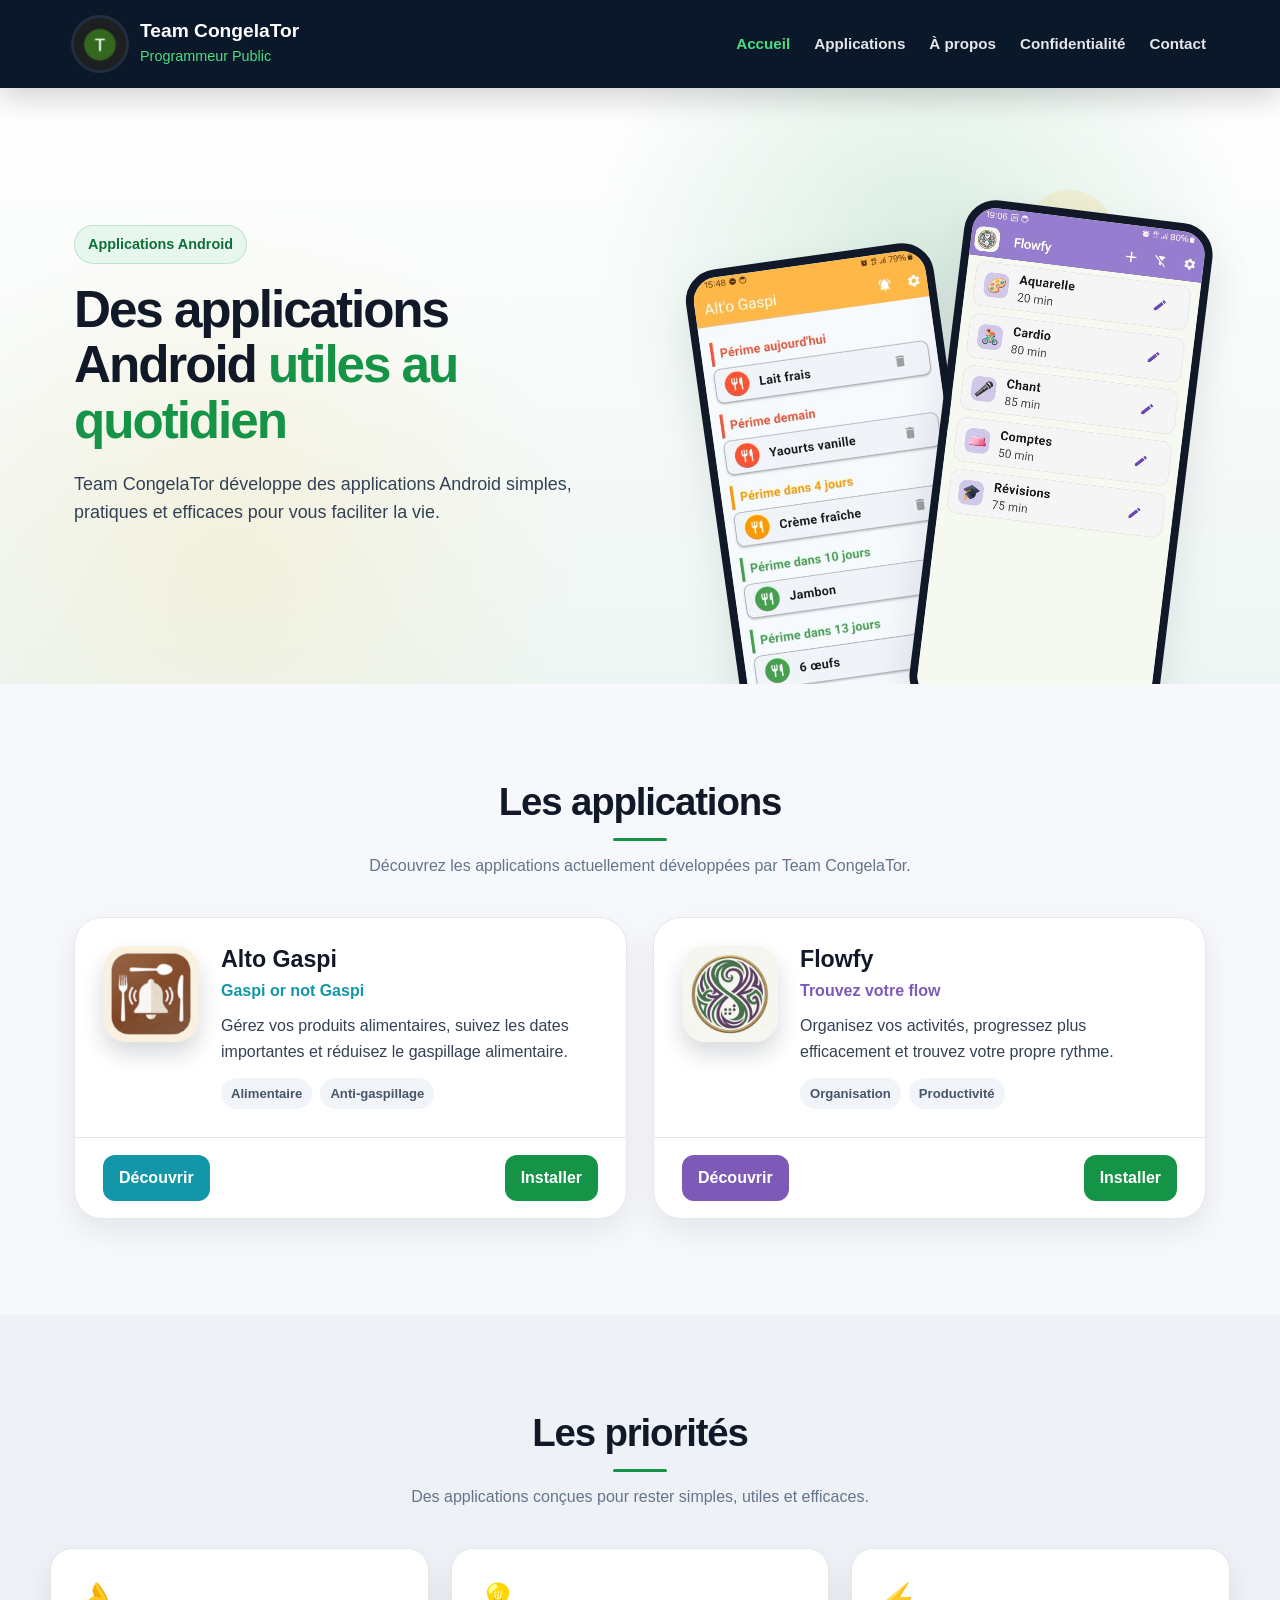
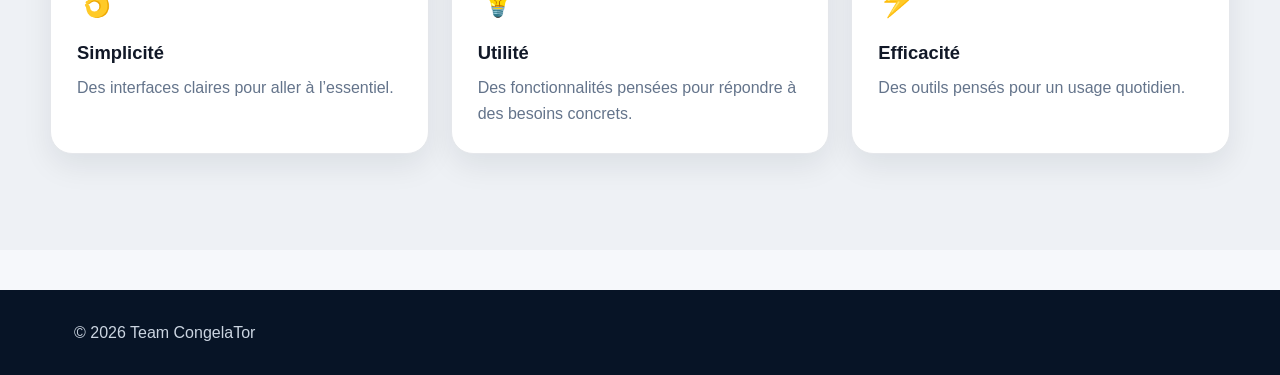
<file: index.html>
<!DOCTYPE html>
<html lang="fr">

<head>
    <meta charset="UTF-8">
    <meta name="viewport" content="width=device-width, initial-scale=1.0">
    <title>Team CongelaTor</title>
    <meta name="description" content="Team CongelaTor développe des applications Android utiles au quotidien.">
    <link rel="stylesheet" href="css/style.css">
</head>

<body>

    <header class="site-header">
        <div class="header-inner">
            <a href="index.html" class="brand">
                <img src="img/team_congelator/team_congelator_132x132.png" alt="Team CongelaTor" class="brand-logo">
                <div>
                    <div class="brand-title">Team CongelaTor</div>
                    <div class="brand-subtitle">Programmeur Public</div>
                </div>
            </a>
            <button class="mobile-menu-button" id="menuButton" aria-label="Ouvrir le menu">☰</button>
            <nav class="main-nav" id="mainNav">
                <a href="index.html" class="active">Accueil</a>
                <a href="applications.html">Applications</a>
                <a href="about.html">À propos</a>
                <a href="privacy.html">Confidentialité</a>
                <a href="contact.html">Contact</a>
            </nav>
        </div>
    </header>


    <section class="hero">
        <div class="hero-inner">
            <div class="hero-content">
                <div class="hero-kicker">Applications Android</div>
                <h1 class="hero-title">Des applications Android <span>utiles au quotidien</span></h1>
                <p class="hero-text">Team CongelaTor développe des applications Android simples, pratiques et
                    efficaces pour vous faciliter la vie.</p>
            </div>
            <div class="hero-visual">
                <div class="phone-group">
                    <div class="visual-bubble one"></div>
                    <div class="visual-bubble two"></div>
                    <img src="img/alto_gaspi/alto_gapsi_01.jpg" alt="Capture Alto Gaspi" class="phone-shot left">
                    <img src="img/flowfy/Flowfy_01.jpg" alt="Capture Flowfy" class="phone-shot right">
                </div>
            </div>
        </div>
    </section>

    <section id="applications" class="section applications-section">
        <div class="section-header">
            <h2 class="section-title">Les applications</h2>
            <p class="section-text">Découvrez les applications actuellement développées par Team CongelaTor.</p>
        </div>
        <div class="app-grid">
            <article class="app-card app-alto">
                <div class="app-card-body">
                    <img src="img/alto_gaspi/alto_gaspi_512x512.png" alt="Alto Gaspi" class="app-icon">
                    <div>
                        <h3 class="app-title">Alto Gaspi</h3>
                        <div class="app-slogan">Gaspi or not Gaspi</div>
                        <p class="app-description">Gérez vos produits alimentaires, suivez les dates importantes et
                            réduisez le gaspillage alimentaire.</p>
                        <div class="app-tags">
                            <span class="app-tag">Alimentaire</span>
                            <span class="app-tag">Anti-gaspillage</span>
                        </div>
                    </div>
                </div>
                <div class="app-card-footer">
                    <a href="alto-gaspi.html" class="app-button app-button-alto">Découvrir</a>
                    <a href="https://play.google.com/store/apps/details?id=com.teamcongelator.alto_gaspi"
                        class="app-button app-button-playstore">Installer</a>
                </div>
            </article>

            <article class="app-card app-flowfy">
                <div class="app-card-body">
                    <img src="img/flowfy/Flowfy_512x512.png" alt="Flowfy" class="app-icon">
                    <div>
                        <h3 class="app-title">Flowfy</h3>
                        <div class="app-slogan">Trouvez votre flow</div>
                        <p class="app-description">Organisez vos activités, progressez plus efficacement et
                            trouvez votre propre rythme.</p>
                        <div class="app-tags">
                            <span class="app-tag">Organisation</span>
                            <span class="app-tag">Productivité</span>
                        </div>
                    </div>
                </div>
                <div class="app-card-footer">
                    <a href="flowfy.html" class="app-button app-button-flowfy">Découvrir</a>
                    <a href="https://play.google.com/store/apps/details?id=com.teamcongelator.flowfy"
                        class="app-button app-button-playstore">Installer</a>
                </div>
            </article>
        </div>
    </section>

 
    <section class="section priorities-section">
        <div class="section-header">
            <h2 class="section-title">Les priorités</h2>
            <p class="section-text">Des applications conçues pour rester simples, utiles et efficaces.</p>
        </div>
        <div class="trust-grid">
            <div class="trust-item">
                <div class="trust-icon">👌</div>
                <h3>Simplicité</h3>
                <p>Des interfaces claires pour aller à l’essentiel.</p>
            </div>
            <div class="trust-item">
                <div class="trust-icon">💡</div>
                <h3>Utilité</h3>
                <p>Des fonctionnalités pensées pour répondre à des besoins concrets.</p>
            </div>
            <div class="trust-item">
                <div class="trust-icon">⚡</div>
                <h3>Efficacité</h3>
                <p>Des outils pensés pour un usage quotidien.</p>
            </div>
        </div>
    </section>


    <footer class="site-footer">
        <div class="footer-inner">
            <div>© 2026 Team CongelaTor</div>
        </div>
    </footer>
    <script src="js/apps.js"></script>
    <script src="js/main.js"></script>

</body>

</html>
</file>
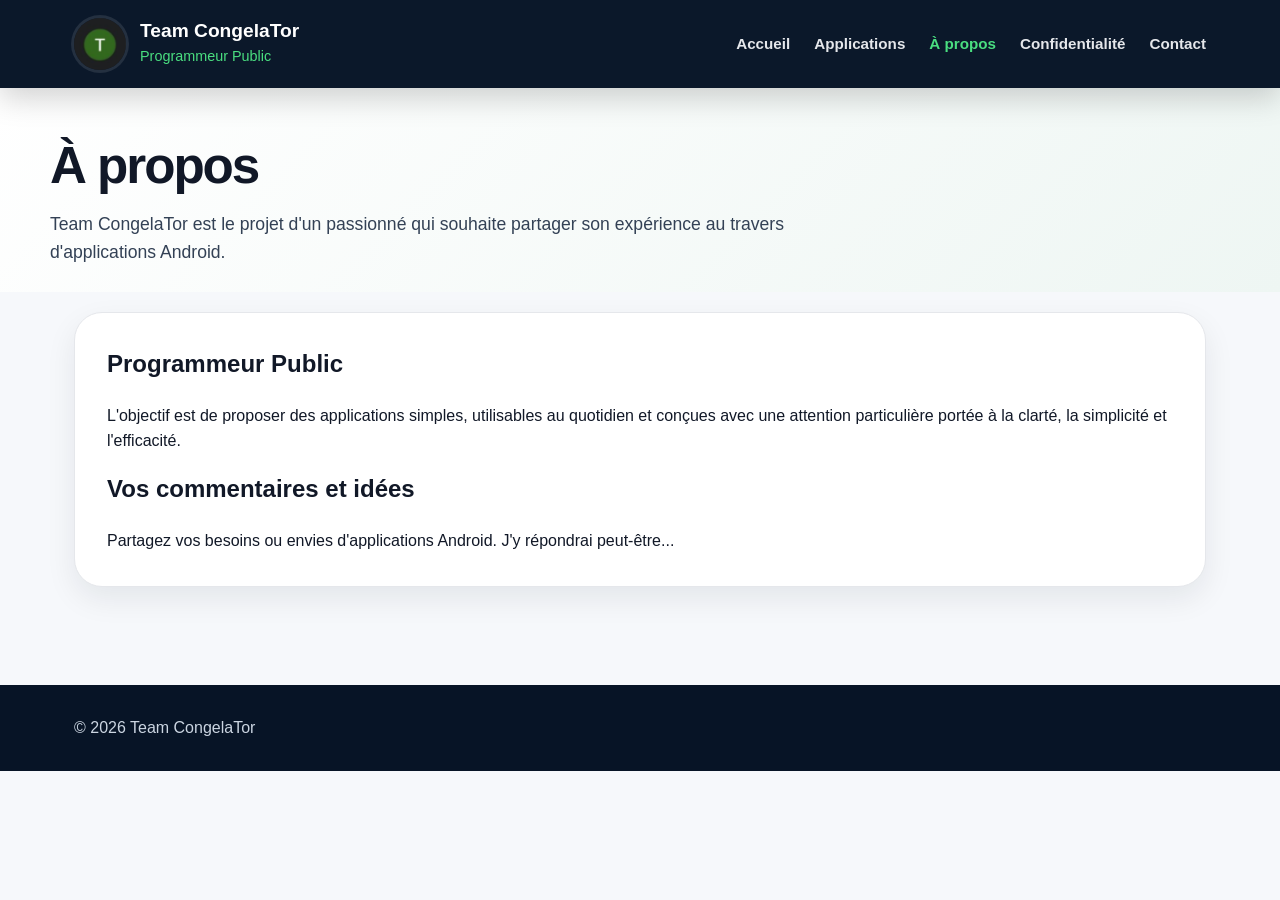
<file: about.html>
<!DOCTYPE html>
<html lang="fr">

<head>
  <meta charset="UTF-8">
  <meta name="viewport" content="width=device-width, initial-scale=1.0">
  <title>À propos - Team CongelaTor</title>
  <meta name="description" content="À propos de Team CongelaTor.">
  <link rel="stylesheet" href="css/style.css">
</head>

<body>

  <header class="site-header">
    <div class="header-inner">
      <a href="index.html" class="brand">
        <img src="img/team_congelator/team_congelator_132x132.png" alt="Team CongelaTor" class="brand-logo">
        <div>
          <div class="brand-title">Team CongelaTor</div>
          <div class="brand-subtitle">Programmeur Public</div>
        </div>
      </a>
      <button class="mobile-menu-button" id="menuButton" aria-label="Ouvrir le menu">☰</button>
      <nav class="main-nav" id="mainNav">
        <a href="index.html">Accueil</a>
        <a href="applications.html">Applications</a>
        <a href="about.html" class="active">À propos</a>
        <a href="privacy.html">Confidentialité</a>
        <a href="contact.html">Contact</a>
      </nav>
    </div>
  </header>

  <section class="page-hero">
    <div class="page-hero-inner">
      <h1>À propos</h1>
      <p>Team CongelaTor est le projet d'un passionné
        qui souhaite partager son expérience au travers
        d'applications Android.</p>
    </div>
  </section>

  <section class="section">
    <div class="content-card">
      <h2>Programmeur Public</h2>
      <p>L'objectif est de proposer des applications simples, utilisables au quotidien et conçues avec une attention
        particulière portée à la clarté, la simplicité et l'efficacité.</p>
      <h2>Vos commentaires et idées</h2>
      <p>Partagez vos besoins ou envies d'applications Android. J'y répondrai peut-être...</p>
    </div>
  </section>

  <footer class="site-footer">
    <div class="footer-inner">
      <div>© 2026 Team CongelaTor</div>
    </div>
  </footer>
  <script src="js/apps.js"></script>
  <script src="js/main.js"></script>

</body>

</html>
</file>
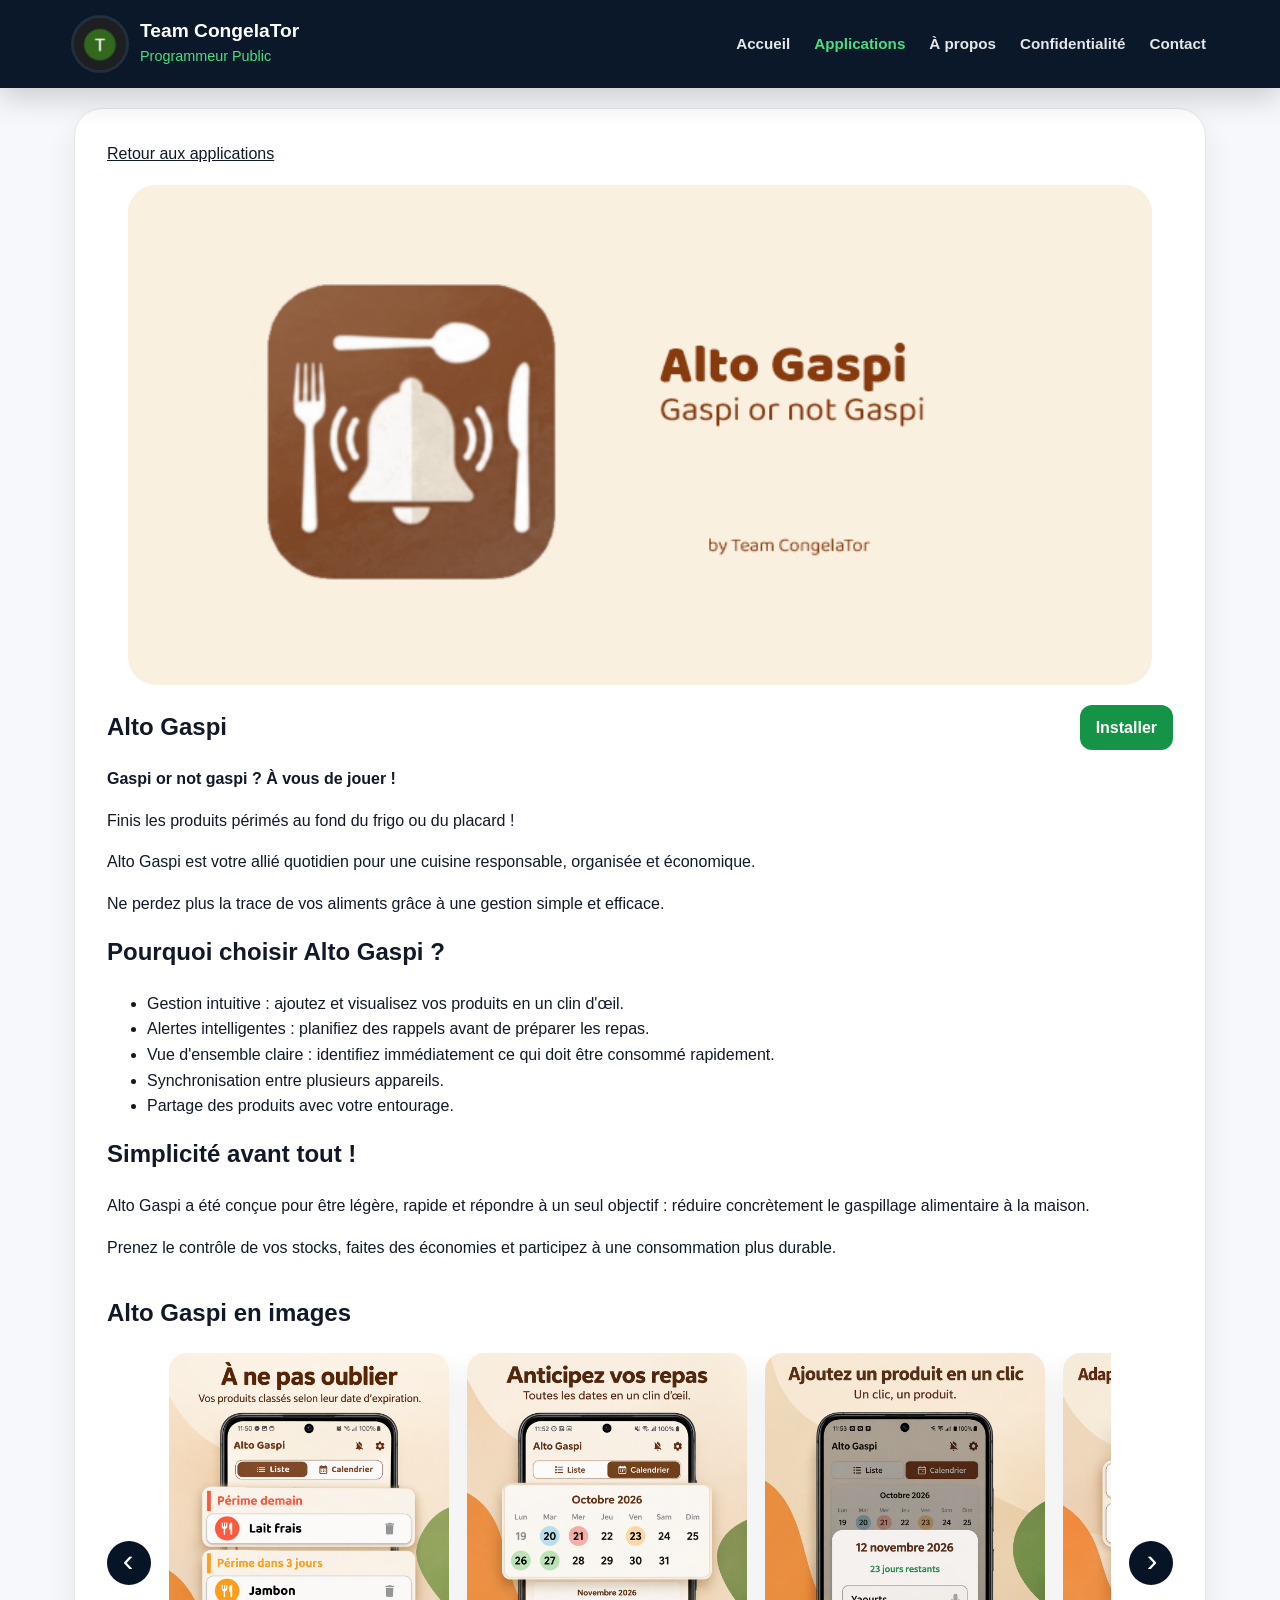
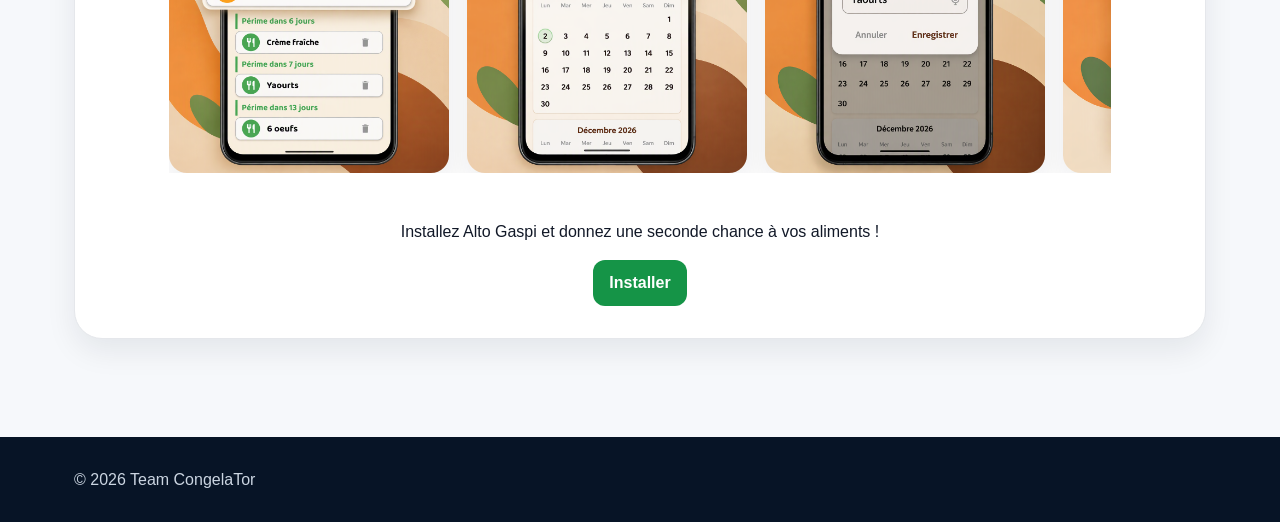
<file: alto-gaspi.html>
<!DOCTYPE html>
<html lang="fr">

<head>
  <meta charset="UTF-8">
  <meta name="viewport" content="width=device-width, initial-scale=1.0">
  <title>Alto Gaspi - Team CongelaTor</title>
  <meta name="description"
    content="Alto Gaspi vous aide à gérer vos produits alimentaires, suivre les dates importantes et réduire le gaspillage alimentaire.">
  <link rel="stylesheet" href="css/style.css">
</head>

<body>
  <header class="site-header">
    <div class="header-inner">
      <a href="index.html" class="brand">
        <img src="img/team_congelator/team_congelator_132x132.png" alt="Team CongelaTor" class="brand-logo">
        <div>
          <div class="brand-title">Team CongelaTor</div>
          <div class="brand-subtitle">Programmeur Public</div>
        </div>
      </a>
      <button class="mobile-menu-button" id="menuButton" aria-label="Ouvrir le menu">☰</button>
      <nav class="main-nav" id="mainNav">
        <a href="index.html">Accueil</a>
        <a href="applications.html" class="active">Applications</a>
        <a href="about.html">À propos</a>
        <a href="privacy.html">Confidentialité</a>
        <a href="contact.html">Contact</a>
      </nav>
    </div>
  </header>

  <section class="section">
    <div class="content-card">
      <a href="applications.html" class="back-applications">Retour aux applications</a>
      
      <img class="app-banner" src="img/alto_gaspi/alto_gaspi_presentation_1024x500.png" alt="Présentation Alto Gaspi">      <div class="app-detail-title">
        <h1>Alto Gaspi</h1>
        <a href="https://play.google.com/store/apps/details?id=com.teamcongelator.alto_gaspi"
          class="app-button app-button-playstore">Installer</a>
      </div>
      <p><strong>Gaspi or not gaspi ? À vous de jouer !</strong></p>

      <p>Finis les produits périmés au fond du frigo ou du placard !</p>

      <p>Alto Gaspi est votre allié quotidien pour une cuisine responsable, organisée et économique.</p>

      <p>Ne perdez plus la trace de vos aliments grâce à une gestion simple et efficace.</p>

      <h2>Pourquoi choisir Alto Gaspi ?</h2>
      <ul>
        <li>Gestion intuitive : ajoutez et visualisez vos produits en un clin d'œil.</li>
        <li>Alertes intelligentes : planifiez des rappels avant de préparer les repas.</li>
        <li>Vue d'ensemble claire : identifiez immédiatement ce qui doit être consommé rapidement.</li>
        <li>Synchronisation entre plusieurs appareils.</li>
        <li>Partage des produits avec votre entourage.</li>
      </ul>

      <h2>Simplicité avant tout !</h2>
      <p>Alto Gaspi a été conçue pour être légère, rapide et répondre à un seul objectif : réduire concrètement le
        gaspillage alimentaire à la maison.</p>

         <p>Prenez le contrôle de vos stocks, faites des économies et participez à une consommation plus durable.</p>
      <div class="screenshots-section">
        <h2>Alto Gaspi en images</h2>
        <div class="screenshots-carousel">
          <button class="carousel-button carousel-previous" type="button" aria-label="Capture précédente">‹</button>
          <div class="screenshots-track" id="screenshotsTrack"></div>
          <button class="carousel-button carousel-next" type="button" aria-label="Capture suivante">›</button>
        </div>
        <div class="carousel-dots" id="carouselDots"></div>
        <div class="screenshots-download">
          <p>Installez Alto Gaspi et donnez une seconde chance à vos aliments !</p>
          <a href="https://play.google.com/store/apps/details?id=com.teamcongelator.alto_gaspi" class="app-button app-button-playstore">Installer</a>
        </div>
      </div>    </div>
  </section>

  <footer class="site-footer">
    <div class="footer-inner">
      <div>© 2026 Team CongelaTor</div>
    </div>
  </footer>

  <script src="js/apps.js"></script>
  <script src="js/main.js"></script>
  <script src="js/carrousel.js"></script>
  <script>initCarrousel("img/alto_gaspi/screenshots", "Alto Gaspi");</script>
</body>

</html>
</file>
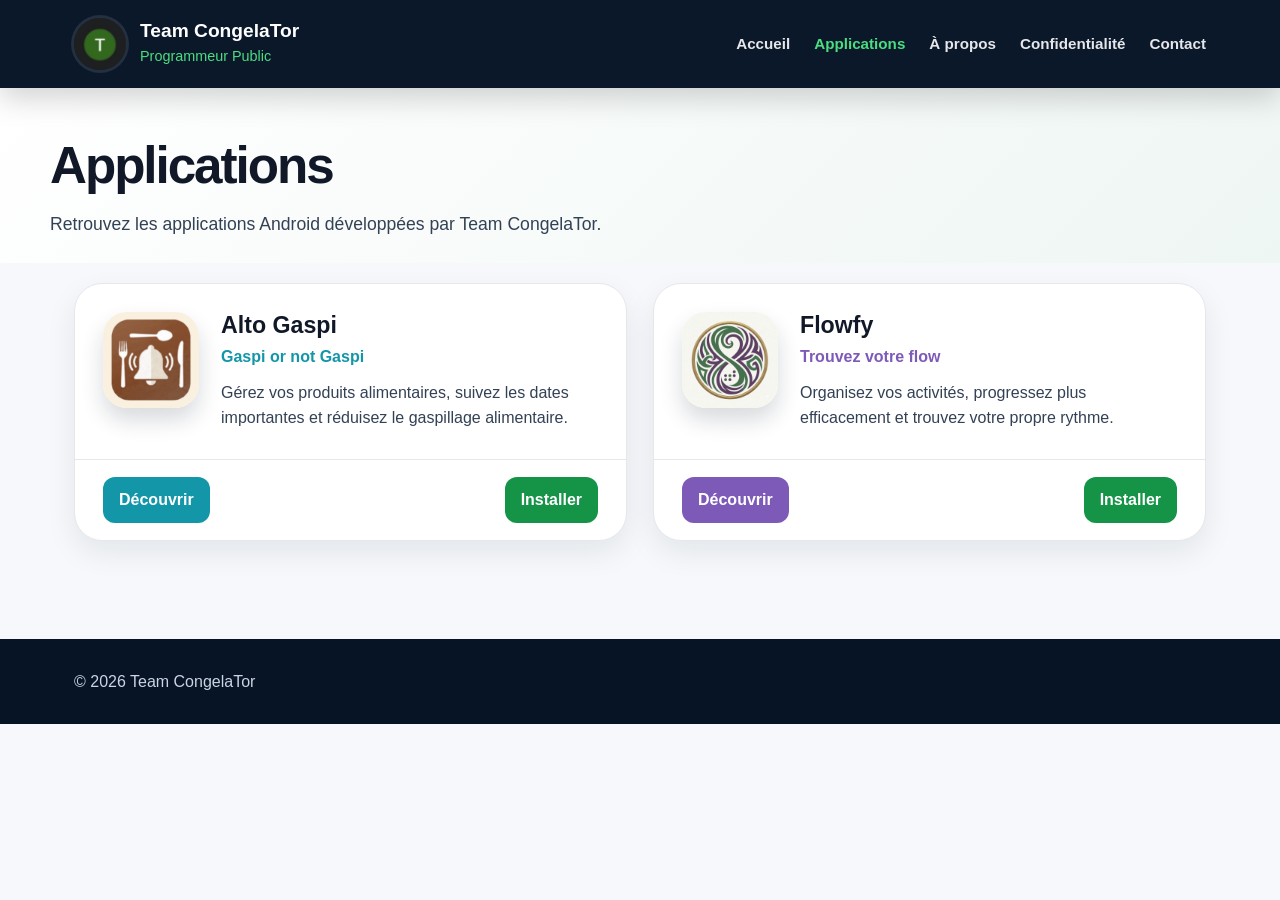
<file: applications.html>
<!DOCTYPE html>
<html lang="fr">

<head>
  <meta charset="UTF-8">
  <meta name="viewport" content="width=device-width, initial-scale=1.0">
  <title>Applications - Team CongelaTor</title>
  <meta name="description" content="Applications Android de Team CongelaTor.">
  <link rel="stylesheet" href="css/style.css">
</head>

<body>

  <header class="site-header">
    <div class="header-inner">
      <a href="index.html" class="brand">
        <img src="img/team_congelator/team_congelator_132x132.png" alt="Team CongelaTor" class="brand-logo">
        <div>
          <div class="brand-title">Team CongelaTor</div>
          <div class="brand-subtitle">Programmeur Public</div>
        </div>
      </a>
      <button class="mobile-menu-button" id="menuButton" aria-label="Ouvrir le menu">☰</button>
      <nav class="main-nav" id="mainNav">
        <a href="index.html">Accueil</a>
        <a href="applications.html" class="active">Applications</a>
        <a href="about.html">À propos</a>
        <a href="privacy.html">Confidentialité</a>
        <a href="contact.html">Contact</a>
      </nav>
    </div>
  </header>


  <section class="page-hero">
    <div class="page-hero-inner">
      <h1>Applications</h1>
      <p>Retrouvez les applications Android développées par Team CongelaTor.</p>
    </div>
  </section>
  <section class="section">
    <div class="app-grid">
      <article class="app-card app-alto">
        <div class="app-card-body">
          <img src="img/alto_gaspi/alto_gaspi_512x512.png" alt="Alto Gaspi" class="app-icon">
          <div>
            <h3 class="app-title">Alto Gaspi</h3>
            <div class="app-slogan">Gaspi or not Gaspi</div>
            <p class="app-description">Gérez vos produits alimentaires, suivez les dates importantes et réduisez le
              gaspillage alimentaire.</p>
          </div>
        </div>
        <div class="app-card-footer">
          <a href="alto-gaspi.html" class="app-button app-button-alto">Découvrir</a>
          <a href="https://play.google.com/store/apps/details?id=com.teamcongelator.alto_gaspi"
            class="app-button app-button-playstore">Installer</a>


        </div>
      </article>
      <article class="app-card app-flowfy">
        <div class="app-card-body">
          <img src="img/flowfy/Flowfy_512x512.png" alt="Flowfy" class="app-icon">
          <div>
            <h3 class="app-title">Flowfy</h3>
            <div class="app-slogan">Trouvez votre flow</div>
            <p class="app-description">Organisez vos activités, progressez plus efficacement et trouvez votre
              propre rythme.</p>
          </div>
        </div>
        <div class="app-card-footer">
          <a href="flowfy.html" class="app-button app-button-flowfy">Découvrir</a>
          <a href="https://play.google.com/store/apps/details?id=com.teamcongelator.flowfy"
            class="app-button app-button-playstore">Installer</a>
        </div>
      </article>
    </div>
  </section>


  <footer class="site-footer">
    <div class="footer-inner">
      <div>© 2026 Team CongelaTor</div>
    </div>
  </footer>
  <script src="js/apps.js"></script>
  <script src="js/main.js"></script>

</body>

</html>
</file>
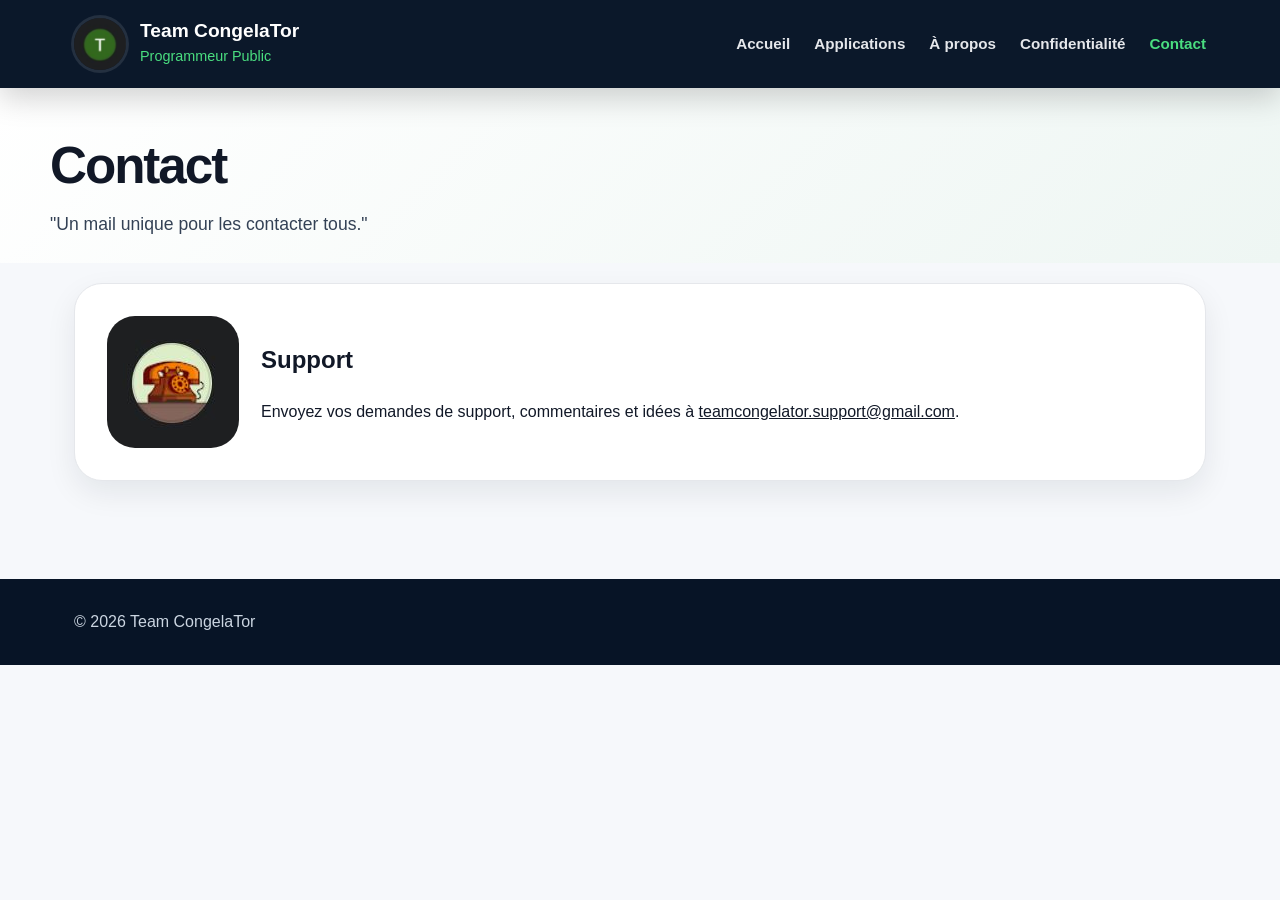
<file: contact.html>
<!DOCTYPE html>
<html lang="fr">

<head>
  <meta charset="UTF-8">
  <meta name="viewport" content="width=device-width, initial-scale=1.0">
  <title>Contact - Team CongelaTor</title>
  <meta name="description" content="Contact et support des applications Team CongelaTor.">
  <link rel="stylesheet" href="css/style.css">
</head>

<body>
  <header class="site-header">
    <div class="header-inner">
      <a href="index.html" class="brand">
        <img src="img/team_congelator/team_congelator_132x132.png" alt="Team CongelaTor" class="brand-logo">
        <div>
          <div class="brand-title">Team CongelaTor</div>
          <div class="brand-subtitle">Programmeur Public</div>
        </div>
      </a>
      <button class="mobile-menu-button" id="menuButton" aria-label="Ouvrir le menu">☰</button>
      <nav class="main-nav" id="mainNav">
        <a href="index.html">Accueil</a>
        <a href="applications.html">Applications</a>
        <a href="about.html">À propos</a>
        <a href="privacy.html">Confidentialité</a>
        <a href="contact.html" class="active">Contact</a>
      </nav>
    </div>
  </header>

  <section class="page-hero">
    <div class="page-hero-inner">
      <h1>Contact</h1>
      <p>"Un mail unique pour les contacter tous."</p>
    </div>
  </section>

  <section class="section">
    <div class="content-card">
      <div style="display: flex; align-items: center; gap: 22px; flex-wrap: wrap;">
        <img src="img/team_congelator/support_132_132.png" alt="Support Team CongelaTor"
          style="width: 132px; height: 132px; border-radius: 28px; object-fit: cover;">
        <div>
          <h2>Support</h2>
          <p>Envoyez vos demandes de support, commentaires et idées à <a
              href="mailto:teamcongelator.support@gmail.com">teamcongelator.support@gmail.com</a>.</p>
        </div>
      </div>
    </div>
  </section>

  <footer class="site-footer">
    <div class="footer-inner">
      <div>© 2026 Team CongelaTor</div>
    </div>
  </footer>

  <script src="js/apps.js"></script>
  <script src="js/main.js"></script>
</body>

</html>
</file>
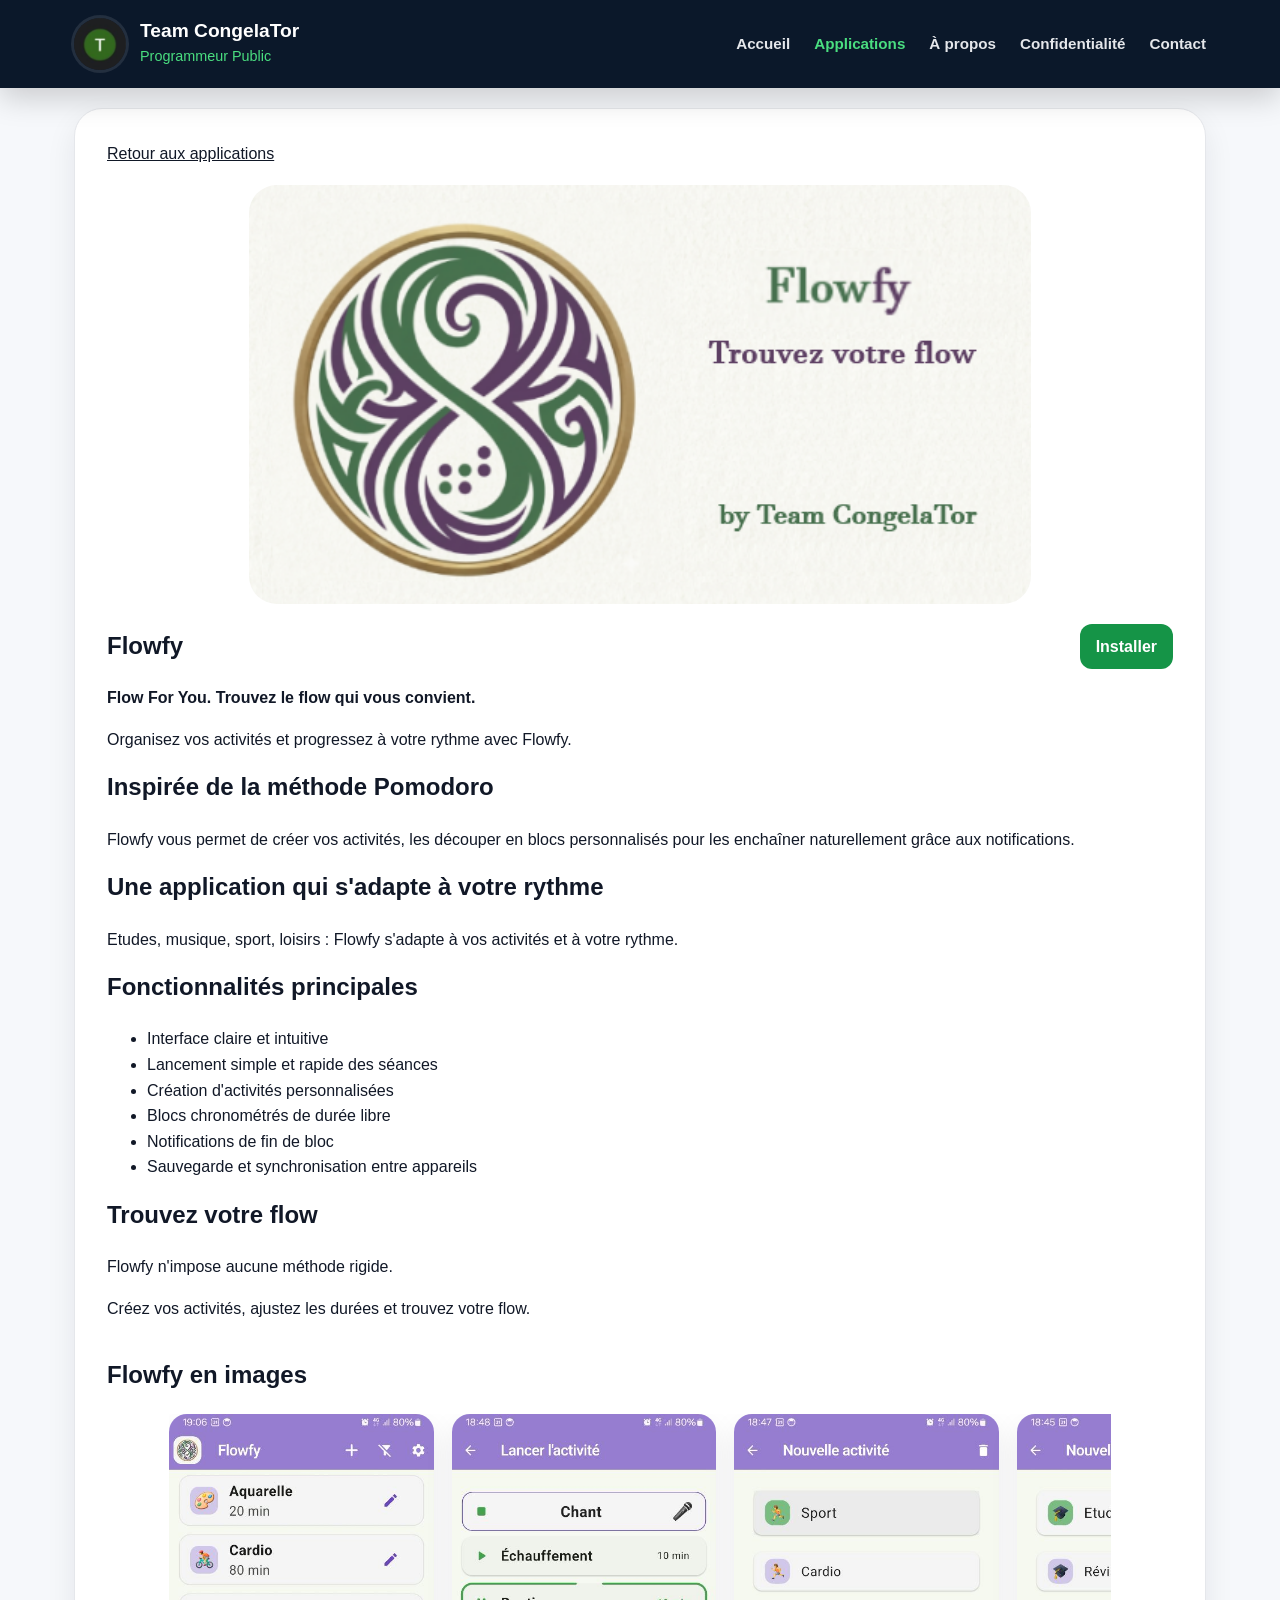
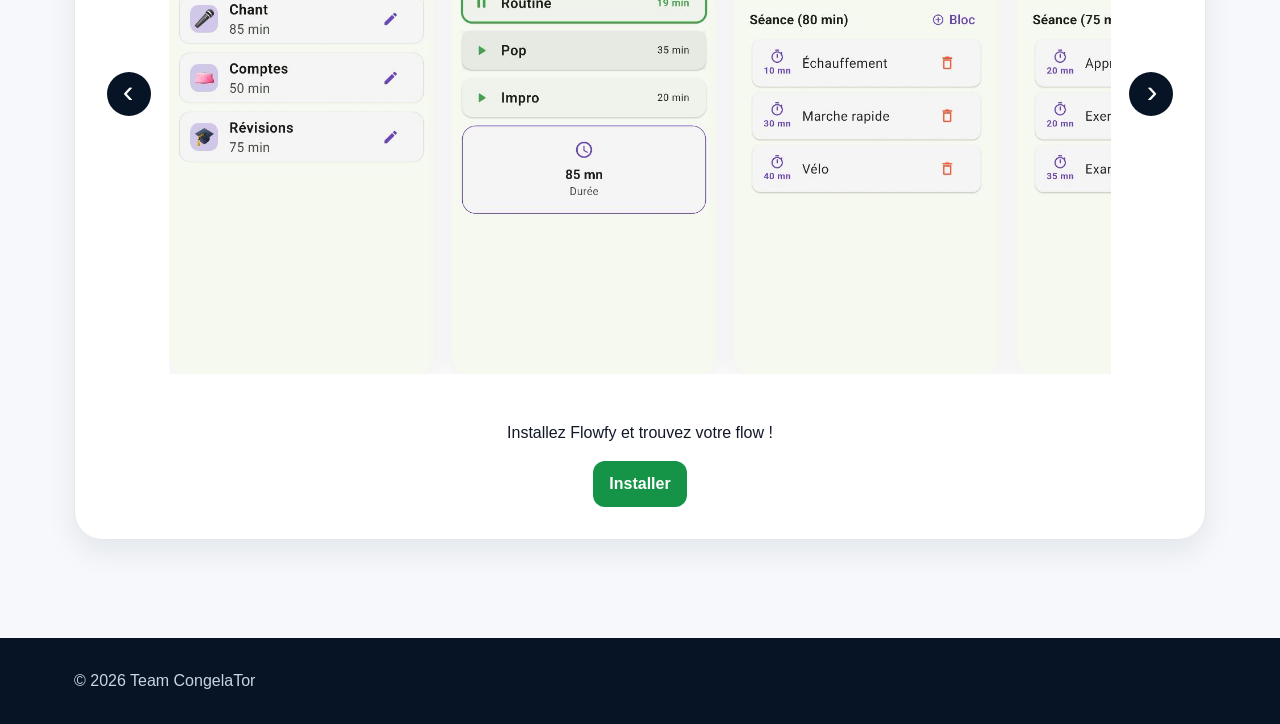
<file: flowfy.html>
<!DOCTYPE html>
<html lang="fr">

<head>
  <meta charset="UTF-8">
  <meta name="viewport" content="width=device-width, initial-scale=1.0">
  <title>Flowfy - Team CongelaTor</title>
  <meta name="description" content="Flowfy : Flow For You. Trouvez le flow qui vous convient.">
  <link rel="stylesheet" href="css/style.css">
</head>

<body>
  <header class="site-header">
    <div class="header-inner">
      <a href="index.html" class="brand">
        <img src="img/team_congelator/team_congelator_132x132.png" alt="Team CongelaTor" class="brand-logo">
        <div>
          <div class="brand-title">Team CongelaTor</div>
          <div class="brand-subtitle">Programmeur Public</div>
        </div>
      </a>
      <button class="mobile-menu-button" id="menuButton" aria-label="Ouvrir le menu">☰</button>
      <nav class="main-nav" id="mainNav">
        <a href="index.html">Accueil</a>
        <a href="applications.html" class="active">Applications</a>
        <a href="about.html">À propos</a>
        <a href="privacy.html">Confidentialité</a>
        <a href="contact.html">Contact</a>
      </nav>
    </div>
  </header>

  <section class="section">
    <div class="content-card">
      <a href="applications.html" class="back-applications">Retour aux applications</a>
      <img class="app-banner" src="img/flowfy/Flowfy_presentation_1024x500.png" alt="Présentation Flowfy">      <div class="app-detail-title">
        <h1>Flowfy</h1>
        <a href="https://play.google.com/store/apps/details?id=com.teamcongelator.flowfy"
          class="app-button app-button-playstore">Installer</a>
      </div>
      <p><strong>Flow For You. Trouvez le flow qui vous convient.</strong></p>

      <p>Organisez vos activités et progressez à votre rythme avec Flowfy.</p>

      <h2>Inspirée de la méthode Pomodoro</h2>
      <p>Flowfy vous permet de créer vos activités, les
        découper en blocs personnalisés pour les enchaîner naturellement grâce aux notifications.</p>

      <h2>Une application qui s'adapte à votre rythme</h2>
      <p>Etudes, musique, sport, loisirs : Flowfy s'adapte à vos activités et à votre rythme.</p>

      <h2>Fonctionnalités principales</h2>
      <ul>
        <li>Interface claire et intuitive</li>
        <li>Lancement simple et rapide des séances</li>
        <li>Création d'activités personnalisées</li>
        <li>Blocs chronométrés de durée libre</li>
        <li>Notifications de fin de bloc</li>
        <li>Sauvegarde et synchronisation entre appareils</li>
      </ul>

      <h2>Trouvez votre flow</h2>
      <p>Flowfy n'impose aucune méthode rigide.</p>
      <p>Créez vos activités, ajustez les durées et trouvez votre flow.</p>
  <div class="screenshots-section">
        <h2>Flowfy en images</h2>
        <div class="screenshots-carousel">
          <button class="carousel-button carousel-previous" type="button" aria-label="Capture précédente">‹</button>
          <div class="screenshots-track" id="screenshotsTrack"></div>
          <button class="carousel-button carousel-next" type="button" aria-label="Capture suivante">›</button>
        </div>
        <div class="carousel-dots" id="carouselDots"></div>
        <div class="screenshots-download">
          <p>Installez Flowfy et trouvez votre flow !</p>
          <a href="https://play.google.com/store/apps/details?id=com.teamcongelator.flowfy" class="app-button app-button-playstore">Installer</a>
        </div>
      </div>    </div>
  </section>

  <footer class="site-footer">
    <div class="footer-inner">
      <div>© 2026 Team CongelaTor</div>
    </div>
  </footer>

  <script src="js/apps.js"></script>
  <script src="js/main.js"></script>
  <script src="js/carrousel.js"></script>
  <script>initCarrousel("img/flowfy/screenshots", "Flowfy");</script>
</body>

</html>
</file>
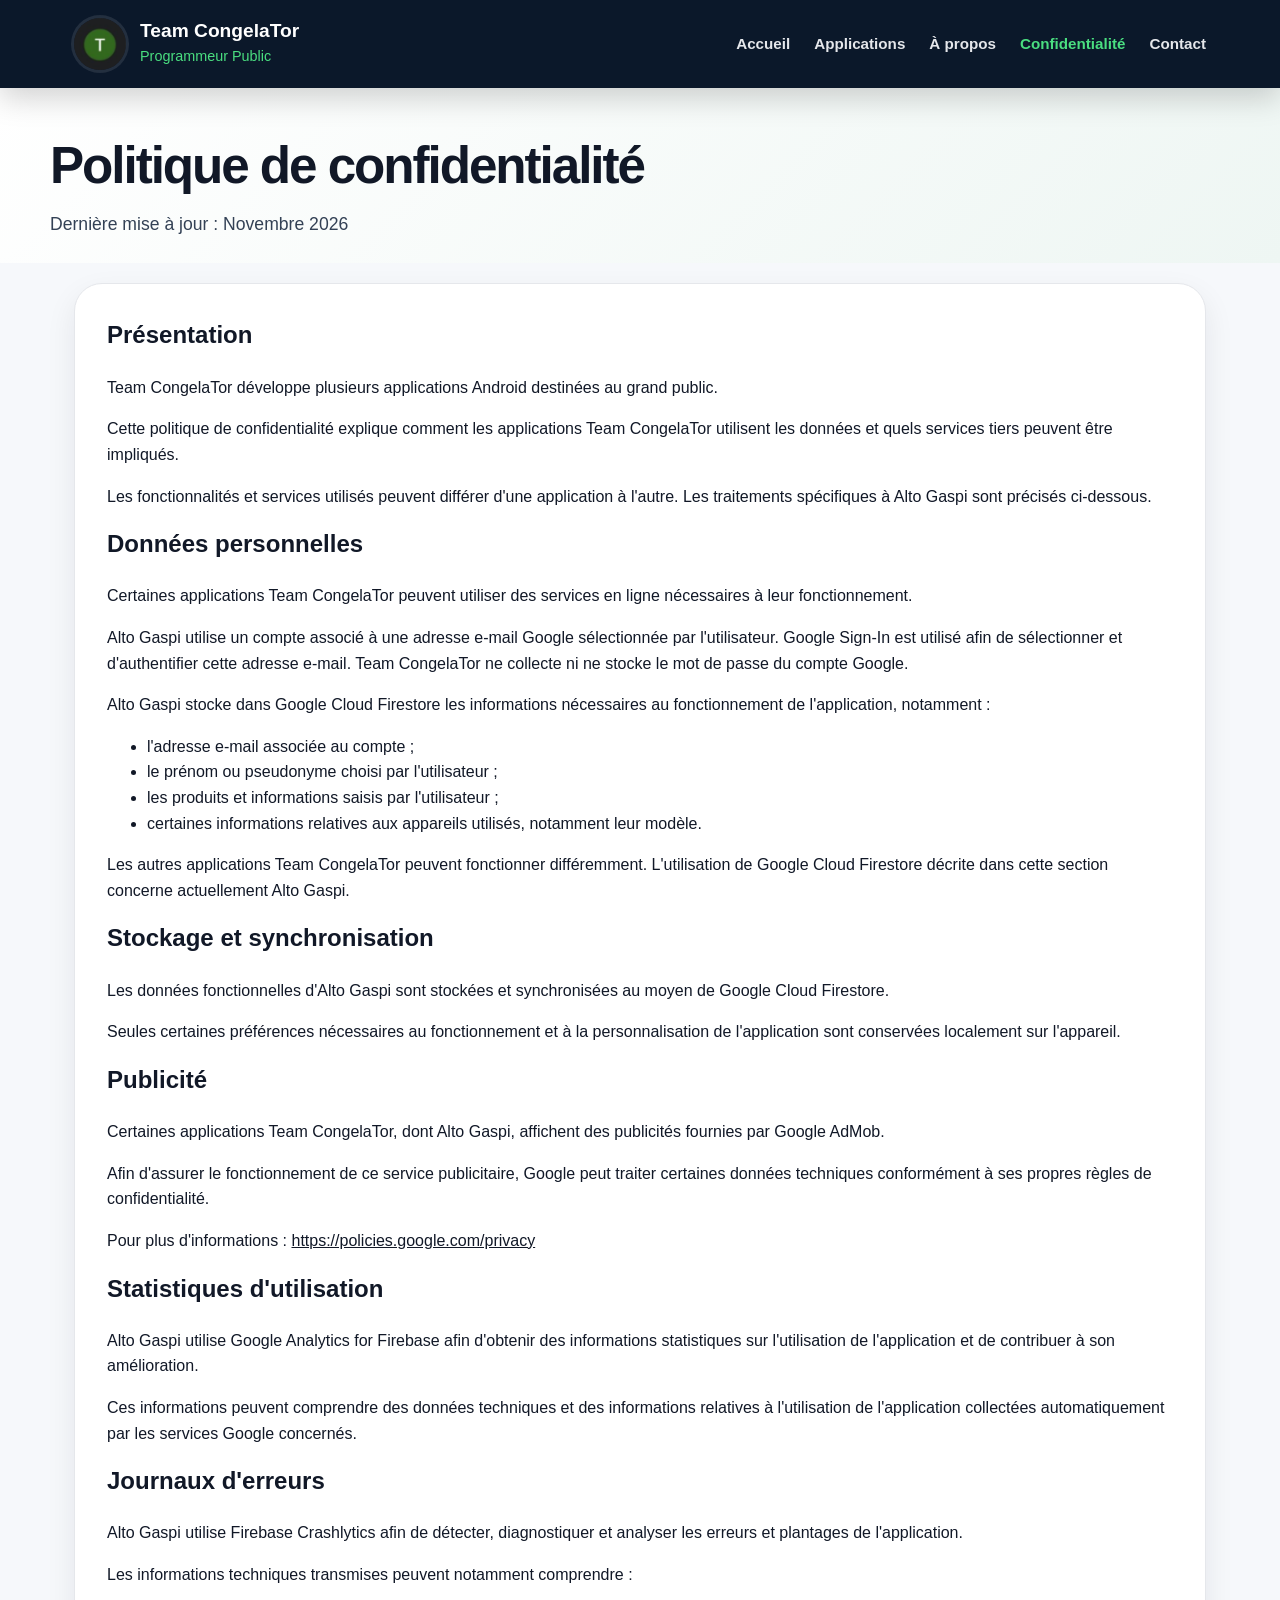
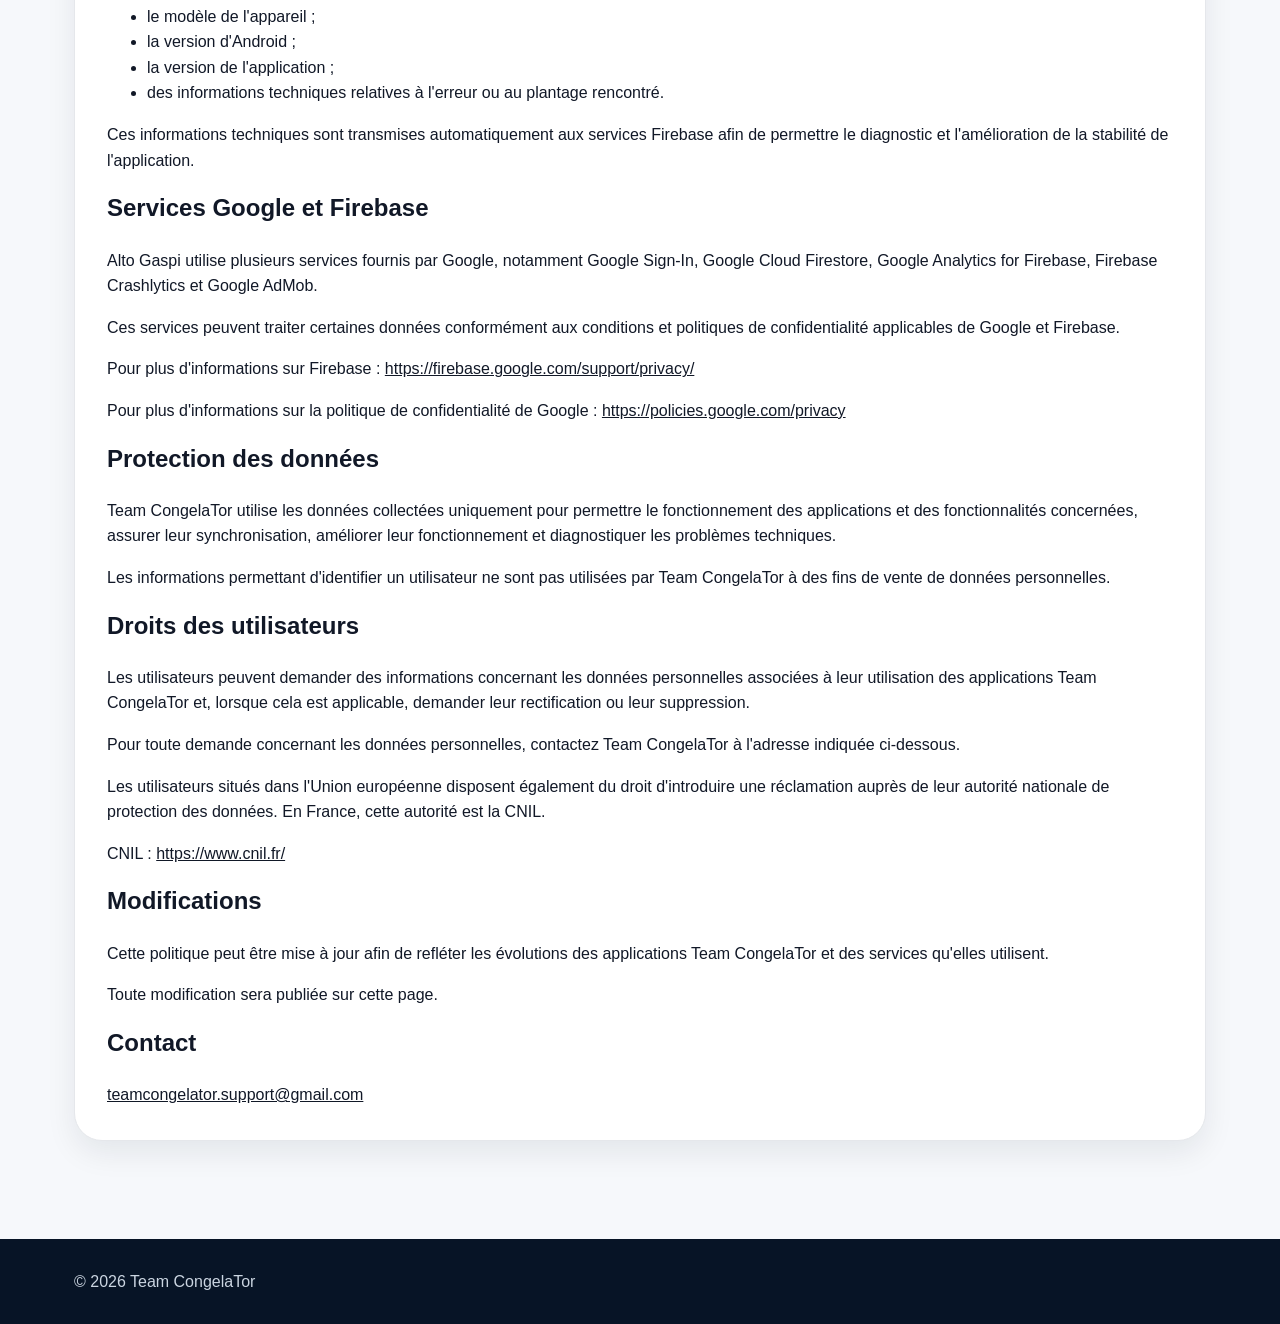
<file: privacy.html>
<!DOCTYPE html>
<html lang="fr">

<head>
  <meta charset="UTF-8">
  <meta name="viewport" content="width=device-width, initial-scale=1.0">
  <title>Confidentialité - Team CongelaTor</title>
  <meta name="description" content="Politique de confidentialité des applications Team CongelaTor.">
  <link rel="stylesheet" href="css/style.css">
</head>

<body>
  <header class="site-header">
    <div class="header-inner">
      <a href="index.html" class="brand">
        <img src="img/team_congelator/team_congelator_132x132.png" alt="Team CongelaTor" class="brand-logo">
        <div>
          <div class="brand-title">Team CongelaTor</div>
          <div class="brand-subtitle">Programmeur Public</div>
        </div>
      </a>
      <button class="mobile-menu-button" id="menuButton" aria-label="Ouvrir le menu">☰</button>
      <nav class="main-nav" id="mainNav">
        <a href="index.html">Accueil</a>
        <a href="applications.html">Applications</a>
        <a href="about.html">À propos</a>
        <a href="privacy.html" class="active">Confidentialité</a>
        <a href="contact.html">Contact</a>
      </nav>
    </div>
  </header>

  <section class="page-hero">
    <div class="page-hero-inner">
      <h1>Politique de confidentialité</h1>
      <p>Dernière mise à jour : Novembre 2026</p>
    </div>
  </section>

  <section class="section">
    <div class="content-card">
      <h2>Présentation</h2>
      <p>Team CongelaTor développe plusieurs applications Android destinées au grand public.</p>
      <p>Cette politique de confidentialité explique comment les applications Team CongelaTor utilisent les données et quels services tiers peuvent être impliqués.</p>
      <p>Les fonctionnalités et services utilisés peuvent différer d'une application à l'autre. Les traitements spécifiques à Alto Gaspi sont précisés ci-dessous.</p>
      <h2>Données personnelles</h2>
      <p>Certaines applications Team CongelaTor peuvent utiliser des services en ligne nécessaires à leur fonctionnement.</p>
      <p>Alto Gaspi utilise un compte associé à une adresse e-mail Google sélectionnée par l'utilisateur. Google Sign-In est utilisé afin de sélectionner et d'authentifier cette adresse e-mail. Team CongelaTor ne collecte ni ne stocke le mot de passe du compte Google.</p>
      <p>Alto Gaspi stocke dans Google Cloud Firestore les informations nécessaires au fonctionnement de l'application, notamment :</p>
      <ul>
        <li>l'adresse e-mail associée au compte ;</li>
        <li>le prénom ou pseudonyme choisi par l'utilisateur ;</li>
        <li>les produits et informations saisis par l'utilisateur ;</li>
        <li>certaines informations relatives aux appareils utilisés, notamment leur modèle.</li>
      </ul>
      <p>Les autres applications Team CongelaTor peuvent fonctionner différemment. L'utilisation de Google Cloud Firestore décrite dans cette section concerne actuellement Alto Gaspi.</p>
      <h2>Stockage et synchronisation</h2>
      <p>Les données fonctionnelles d'Alto Gaspi sont stockées et synchronisées au moyen de Google Cloud Firestore.</p>
      <p>Seules certaines préférences nécessaires au fonctionnement et à la personnalisation de l'application sont conservées localement sur l'appareil.</p>
      <h2>Publicité</h2>
      <p>Certaines applications Team CongelaTor, dont Alto Gaspi, affichent des publicités fournies par Google AdMob.</p>
      <p>Afin d'assurer le fonctionnement de ce service publicitaire, Google peut traiter certaines données techniques conformément à ses propres règles de confidentialité.</p>
      <p>Pour plus d'informations : <a href="https://policies.google.com/privacy" target="_blank" rel="noopener noreferrer">https://policies.google.com/privacy</a></p>
      <h2>Statistiques d'utilisation</h2>
      <p>Alto Gaspi utilise Google Analytics for Firebase afin d'obtenir des informations statistiques sur l'utilisation de l'application et de contribuer à son amélioration.</p>
      <p>Ces informations peuvent comprendre des données techniques et des informations relatives à l'utilisation de l'application collectées automatiquement par les services Google concernés.</p>
      <h2>Journaux d'erreurs</h2>
      <p>Alto Gaspi utilise Firebase Crashlytics afin de détecter, diagnostiquer et analyser les erreurs et plantages de l'application.</p>
      <p>Les informations techniques transmises peuvent notamment comprendre :</p>
      <ul>
        <li>le modèle de l'appareil ;</li>
        <li>la version d'Android ;</li>
        <li>la version de l'application ;</li>
        <li>des informations techniques relatives à l'erreur ou au plantage rencontré.</li>
      </ul>
      <p>Ces informations techniques sont transmises automatiquement aux services Firebase afin de permettre le diagnostic et l'amélioration de la stabilité de l'application.</p>
      <h2>Services Google et Firebase</h2>
      <p>Alto Gaspi utilise plusieurs services fournis par Google, notamment Google Sign-In, Google Cloud Firestore, Google Analytics for Firebase, Firebase Crashlytics et Google AdMob.</p>
      <p>Ces services peuvent traiter certaines données conformément aux conditions et politiques de confidentialité applicables de Google et Firebase.</p>
      <p>Pour plus d'informations sur Firebase : <a href="https://firebase.google.com/support/privacy/" target="_blank" rel="noopener noreferrer">https://firebase.google.com/support/privacy/</a></p>
      <p>Pour plus d'informations sur la politique de confidentialité de Google : <a href="https://policies.google.com/privacy" target="_blank" rel="noopener noreferrer">https://policies.google.com/privacy</a></p>
      <h2>Protection des données</h2>
      <p>Team CongelaTor utilise les données collectées uniquement pour permettre le fonctionnement des applications et des fonctionnalités concernées, assurer leur synchronisation, améliorer leur fonctionnement et diagnostiquer les problèmes techniques.</p>
      <p>Les informations permettant d'identifier un utilisateur ne sont pas utilisées par Team CongelaTor à des fins de vente de données personnelles.</p>
      <h2>Droits des utilisateurs</h2>
      <p>Les utilisateurs peuvent demander des informations concernant les données personnelles associées à leur utilisation des applications Team CongelaTor et, lorsque cela est applicable, demander leur rectification ou leur suppression.</p>
      <p>Pour toute demande concernant les données personnelles, contactez Team CongelaTor à l'adresse indiquée ci-dessous.</p>
      <p>Les utilisateurs situés dans l'Union européenne disposent également du droit d'introduire une réclamation auprès de leur autorité nationale de protection des données. En France, cette autorité est la CNIL.</p>
      <p>CNIL : <a href="https://www.cnil.fr/" target="_blank" rel="noopener noreferrer">https://www.cnil.fr/</a></p>
      <h2>Modifications</h2>
      <p>Cette politique peut être mise à jour afin de refléter les évolutions des applications Team CongelaTor et des services qu'elles utilisent.</p>
      <p>Toute modification sera publiée sur cette page.</p>
      <h2>Contact</h2>
      <p><a href="mailto:teamcongelator.support@gmail.com">teamcongelator.support@gmail.com</a></p>
    </div>
  </section>

  <footer class="site-footer">
    <div class="footer-inner">
      <div>© 2026 Team CongelaTor</div>
    </div>
  </footer>

  <script src="js/apps.js"></script>
  <script src="js/main.js"></script>
</body>

</html>
</file>
<file: css/style.css>
:root {
  --bg: #f6f8fb;
  --surface: #ffffff;
  --surface-soft: #f8fafc;
  --text: #111827;
  --text-soft: #475569;
  --muted: #64748b;
  --border: #e5e7eb;
  --header: #071426;
  --green: #159447;
  --green-dark: #0f6f35;
  --green-soft: #e8f7ee;
  --yellow: #f6c342;
  --turquoise: #26b6c9;
  --purple: #7e5ab8;
  --shadow-soft: 0 18px 45px rgba(15, 23, 42, 0.10);
  --shadow-card: 0 12px 30px rgba(15, 23, 42, 0.08);
  --radius-xl: 28px;
  --radius-lg: 22px;
  --radius-md: 16px;
  --radius-sm: 12px;
  --max-width: 1180px;
}

* {
  box-sizing: border-box;
}

html {
  scroll-behavior: smooth;
}

body {
  margin: 0;
  font-family: Arial, Helvetica, sans-serif;
  color: var(--text);
  background: var(--bg);
  line-height: 1.6;
}

a {
  color: inherit;
}

img {
  display: block;
  max-width: 100%;
}

.site-header {
  position: sticky;
  top: 0;
  z-index: 50;
  background: rgba(7, 20, 38, 0.98);
  color: #ffffff;
  box-shadow: 0 10px 30px rgba(0, 0, 0, 0.18);
}

.header-inner {
  max-width: var(--max-width);
  margin: 0 auto;
  padding: 18px 24px;
  display: flex;
  align-items: center;
  justify-content: space-between;
  gap: 24px;
}

.brand {
  display: flex;
  align-items: center;
  gap: 14px;
  color: #ffffff;
  text-decoration: none;
}

.brand-logo {
  width: 52px;
  height: 52px;
  border-radius: 50%;
  object-fit: cover;
  box-shadow: 0 0 0 3px rgba(255, 255, 255, 0.10);
}

.brand-title {
  margin: 0;
  font-size: 1.2rem;
  font-weight: 800;
  line-height: 1.1;
}

.brand-subtitle {
  margin: 4px 0 0;
  color: #4ade80;
  font-size: 0.9rem;
}

.main-nav {
  display: flex;
  align-items: center;
  gap: 24px;
}

.main-nav a {
  color: #e5e7eb;
  text-decoration: none;
  font-size: 0.95rem;
  font-weight: 700;
}

.main-nav a:hover,
.main-nav a.active {
  color: #4ade80;
}

.nav-cta {
  color: #ffffff !important;
  background: var(--green);
  padding: 10px 16px;
  border-radius: var(--radius-sm);
  box-shadow: 0 8px 20px rgba(21, 148, 71, 0.35);
}

.nav-cta:hover {
  background: var(--green-dark);
}

.mobile-menu-button {
  display: none;
  border: 0;
  background: transparent;
  color: #ffffff;
  font-size: 2rem;
  line-height: 1;
  cursor: pointer;
}

.app-banner {
  display: block;
  margin-left: auto;
  margin-right: auto;
  border-radius: 28px;
}

.hero {
  background:
    radial-gradient(circle at 72% 25%, rgba(21, 148, 71, 0.14), transparent 32%),
    radial-gradient(circle at 18% 78%, rgba(246, 195, 66, 0.14), transparent 30%),
    linear-gradient(180deg, #ffffff 0%, #eef6f3 100%);
  overflow: hidden;
}

.hero-inner {
  max-width: var(--max-width);
  margin: 0 auto;
  padding: 88px 24px 78px;
  display: grid;
  grid-template-columns: 1.05fr 0.95fr;
  align-items: center;
  gap: 58px;
}

.hero-kicker {
  display: inline-flex;
  align-items: center;
  gap: 8px;
  color: var(--green-dark);
  background: var(--green-soft);
  border: 1px solid rgba(21, 148, 71, 0.20);
  border-radius: 999px;
  padding: 7px 13px;
  font-size: 0.9rem;
  font-weight: 800;
  margin-bottom: 18px;
}

.hero-title {
  margin: 0 0 22px;
  font-size: clamp(2.25rem, 4vw, 4rem);
  line-height: 1.08;
  letter-spacing: -0.04em;
}

.hero-title span {
  color: var(--green);
}

.hero-text {
  max-width: 620px;
  margin: 0 0 30px;
  color: #334155;
  font-size: 1.12rem;
}

.hero-actions,
.cta-row {
  display: flex;
  flex-wrap: wrap;
  gap: 14px;
}

.button {
  display: inline-flex;
  align-items: center;
  justify-content: center;
  gap: 9px;
  min-height: 46px;
  padding: 12px 18px;
  border-radius: var(--radius-sm);
  border: 1px solid transparent;
  font-weight: 800;
  text-decoration: none;
  transition: 0.18s ease;
}

.button-primary {
  color: #ffffff;
  background: var(--green);
  box-shadow: 0 12px 28px rgba(21, 148, 71, 0.28);
}

.button-primary:hover {
  background: var(--green-dark);
}

.button-secondary {
  color: var(--green-dark);
  background: #ffffff;
  border-color: rgba(21, 148, 71, 0.35);
}

.button-secondary:hover {
  background: var(--green-soft);
  border-color: var(--green);
}

.hero-visual {
  position: relative;
  min-height: 430px;
  display: flex;
  align-items: center;
  justify-content: center;
}

.phone-group {
  position: relative;
  width: min(540px, 100%);
  min-height: 430px;
}

.phone-shot {
  position: absolute;
  width: 250px;
  border-radius: 32px;
  background: #111827;
  border: 8px solid #111827;
  box-shadow: var(--shadow-soft);
  object-fit: cover;
}

.phone-shot.left {
  left: 20px;
  top: 78px;
  transform: rotate(-8deg);
}

.phone-shot.right {
  right: 20px;
  top: 34px;
  transform: rotate(7deg);
}

.visual-bubble {
  position: absolute;
  border-radius: 999px;
  pointer-events: none;
}

.visual-bubble.one {
  width: 150px;
  height: 150px;
  left: 12%;
  bottom: 26px;
  background: rgba(21, 148, 71, 0.10);
}

.visual-bubble.two {
  width: 90px;
  height: 90px;
  right: 18%;
  top: 14px;
  background: rgba(246, 195, 66, 0.16);
}

.section {
  max-width: var(--max-width);
  margin: 0 auto;
  padding: 20px 24px 58px;
}

.applications-section {
  padding: 96px 24px;
}

.priorities-section {
  max-width: none;
  padding: 96px 24px;
  background: #eef1f5;
}
.priorities-section .section-header,
.priorities-section .trust-grid {
  max-width: var(--max-width);
  margin-left: auto;
  margin-right: auto;
}

.section-header {
  max-width: 760px;
  margin: 0 auto 38px;
  text-align: center;
}

.section-title {
  margin: 0 0 12px;
  font-size: clamp(1.9rem, 3vw, 2.8rem);
  line-height: 1.15;
  letter-spacing: -0.03em;
}

.section-title::after {
  content: "";
  display: block;
  width: 54px;
  height: 3px;
  margin: 14px auto 0;
  border-radius: 999px;
  background: var(--green);
}

.section-text {
  margin: 0;
  color: var(--muted);
}

.app-detail-title {
  display: flex;
  align-items: center;
  justify-content: space-between;
  gap: 24px;
  margin-top: 20px;
}
.app-detail-title h1 {
  margin: 0;
}
.app-grid {
  display: grid;
  grid-template-columns: repeat(2, minmax(0, 1fr));
  gap: 26px;
}

.app-card {
  display: flex;
  flex-direction: column;
  overflow: hidden;
  background: var(--surface);
  border: 1px solid var(--border);
  border-radius: var(--radius-xl);
  box-shadow: var(--shadow-card);
}

.app-card-body {
  padding: 28px;
  display: grid;
  grid-template-columns: 96px 1fr;
  align-items: start;
  gap: 22px;
}

.app-icon {
  width: 96px;
  height: 96px;
  border-radius: 24px;
  object-fit: cover;
  box-shadow: 0 12px 22px rgba(15, 23, 42, 0.16);
}

.app-title {
  margin: 0;
  font-size: 1.45rem;
  line-height: 1.2;
}

.app-slogan {
  margin: 4px 0 10px;
  color: var(--green);
  font-weight: 800;
}

.app-description {
  margin: 0;
  color: #334155;
}

.app-tags {
  display: flex;
  flex-wrap: wrap;
  gap: 8px;
  margin-top: 14px;
}

.app-tag {
  padding: 5px 10px;
  border-radius: 999px;
  background: #f1f5f9;
  color: #475569;
  font-size: 0.82rem;
  font-weight: 700;
}

.app-card-footer {
  margin-top: auto;
  padding: 17px 28px;
  border-top: 1px solid var(--border);
  display: flex;
  align-items: center;
  justify-content: space-between;
  gap: 12px;
}

.app-link {
  color: var(--green-dark);
  font-weight: 800;
  text-decoration: none;
}

.app-link:hover {
  text-decoration: underline;
}

.store-status {
  color: var(--muted);
  font-size: 0.9rem;
  font-weight: 700;
}

.app-alto .app-slogan,
.app-alto .app-link {
  color: #1296a8;
}

.app-flowfy .app-slogan,
.app-flowfy .app-link {
  color: var(--purple);
}

.trust-grid {
  display: grid;
  grid-template-columns: repeat(3, minmax(0, 1fr));
  gap: 22px;
}

.trust-item {
  padding: 26px;
  background: var(--surface);
  border: 1px solid var(--border);
  border-radius: var(--radius-lg);
  box-shadow: var(--shadow-card);
}

.trust-icon {
  margin-bottom: 12px;
  font-size: 2rem;
}

.trust-item h3 {
  margin: 0 0 8px;
  font-size: 1.15rem;
}

.trust-item p {
  margin: 0;
  color: var(--muted);
}

.back-applications,
.back-applications:visited {
  display: inline-block;
  margin-bottom: 18px;
  color: var(--text);
  text-decoration: underline;
}
.back-applications:hover {
  color: var(--green);
}

.page-hero {
  background: linear-gradient(135deg, #ffffff 0%, #eef6f3 100%);
  padding: 50px 24px 25px;
}

.page-hero-inner {
  max-width: var(--max-width);
  margin: 0 auto;
}

.page-hero h1 {
  margin: 0 0 16px;
  font-size: clamp(2.1rem, 4vw, 3.5rem);
  line-height: 1.1;
  letter-spacing: -0.04em;
}

.page-hero p {
  max-width: 760px;
  margin: 0;
  color: #334155;
  font-size: 1.1rem;
}

.content-card {
  padding: 32px;
  background: var(--surface);
  border: 1px solid var(--border);
  border-radius: var(--radius-xl);
  box-shadow: var(--shadow-card);
}

.content-card h2 {
  margin-top: 0;
}

.content-card p:last-child {
  margin-bottom: 0;
}

.site-footer {
  margin-top: 40px;
  background: var(--header);
  color: #cbd5e1;
}

.footer-inner {
  max-width: var(--max-width);
  margin: 0 auto;
  padding: 30px 24px;
  display: flex;
  justify-content: space-between;
  gap: 24px;
  flex-wrap: wrap;
}

.footer-links {
  display: flex;
  gap: 18px;
  flex-wrap: wrap;
}

.footer-links a {
  color: #cbd5e1;
  text-decoration: none;
}

.footer-links a:hover {
  color: #4ade80;
}

.app-button {
  display: inline-block;
  padding: 10px 16px;
  border-radius: 12px;
  text-decoration: none;
  color: white !important;
  font-weight: 700;
}

.app-button-alto {
  background: #1296a8;
}

.app-button-flowfy {
  background: #7e5ab8;
}

.app-button-playstore {
  background: #159447;
}
.screenshots-section {
  margin-top: 34px;
}
.screenshots-carousel {
  position: relative;
  display: flex;
  align-items: center;
  justify-content: center;
  gap: 18px;
}
.screenshots-track {
  display: flex;
  align-items: center;
  gap: 18px;
  overflow: hidden;
  scroll-behavior: smooth;
}
.screenshots-track img {
  flex: 0 0 auto;
  width: auto;
  max-width: 280px;
  max-height: 560px;
  border-radius: 18px;
  box-shadow: var(--shadow-card);
}
.carousel-button {
  flex: 0 0 44px;
  width: 44px;
  height: 44px;
  border: 0;
  border-radius: 50%;
  background: var(--header);
  color: #ffffff;
  font-size: 2rem;
  line-height: 1;
  cursor: pointer;
  display: flex;
  align-items: center;
  justify-content: center;
  padding: 0;
}
.carousel-previous {
  padding-bottom: 6px;
  padding-right: 2px;
}
.carousel-next {
  padding-bottom: 6px;
  padding-left: 2px;
}
.carousel-button:hover {
  background: var(--green);
}
.carousel-dots {
  display: flex;
  justify-content: center;
  gap: 8px;
  margin-top: 18px;
}
.screenshots-download {
  margin-top: 28px;
  text-align: center;
}
.screenshots-download .app-button {
  display: inline-block;
}

@media (max-width: 900px) {
  .hero-inner {
    grid-template-columns: 1fr;
    padding-top: 54px;
    gap: 34px;
  }

  .hero-content {
    text-align: center;
  }

  .hero-text {
    margin-left: auto;
    margin-right: auto;
  }

  .hero-actions {
    justify-content: center;
  }

  .hero-visual {
    min-height: 360px;
  }

  .phone-group {
    min-height: 360px;
  }

  .phone-shot {
    width: 205px;
  }

  .app-grid,
  .trust-grid {
    grid-template-columns: 1fr;
  }

  .screenshots-carousel {
    flex-wrap: wrap;
    gap: 12px;
  }
  .screenshots-track {
    order: 1;
    width: 100%;
    overflow-x: auto;
    scroll-snap-type: x mandatory;
    scrollbar-width: none;
  }
  .screenshots-track::-webkit-scrollbar {
    display: none;
  }
  .screenshots-track img {
    flex: 0 0 100%;
    width: 100%;
    max-width: 100%;
    height: auto;
    max-height: none;
    scroll-snap-align: start;
  }
  .carousel-previous {
    order: 2;
    margin-left: auto;
  }
  .carousel-next {
    order: 3;
    margin-right: auto;
  }
}

@media (max-width: 720px) {
  .header-inner {
    padding: 14px 18px;
  }

  .brand-logo {
    width: 46px;
    height: 46px;
  }

  .brand-title {
    font-size: 1.05rem;
  }

  .brand-subtitle {
    font-size: 0.82rem;
  }

  .mobile-menu-button {
    display: block;
  }

  .main-nav {
    position: absolute;
    top: 74px;
    left: 14px;
    right: 14px;
    display: none;
    flex-direction: column;
    align-items: stretch;
    gap: 4px;
    padding: 16px;
    background: #0b1b32;
    border: 1px solid rgba(255, 255, 255, 0.10);
    border-radius: 18px;
    box-shadow: var(--shadow-soft);
  }

  .main-nav.open {
    display: flex;
  }

  .main-nav a {
    padding: 10px 12px;
  }

  .nav-cta {
    text-align: center;
  }

  .hero-inner {
    padding: 44px 18px 48px;
  }

  .hero-title {
    font-size: 2.2rem;
  }

  .hero-text {
    font-size: 1rem;
  }

  .button {
    width: 100%;
  }

  .hero-visual {
    min-height: 300px;
  }

  .phone-group {
    min-height: 300px;
  }

  .phone-shot {
    width: 168px;
    border-width: 6px;
    border-radius: 26px;
  }

  .phone-shot.left {
    left: 8px;
    top: 58px;
  }

  .phone-shot.right {
    right: 4px;
    top: 30px;
  }

  .section {
    padding: 42px 18px;
  }

  .app-card-body {
    grid-template-columns: 74px 1fr;
    gap: 16px;
    padding: 22px;
  }

  .app-icon {
    width: 74px;
    height: 74px;
    border-radius: 20px;
  }

  .app-card-footer {
    padding: 15px 22px;
    flex-direction: row;
    align-items: center;
    justify-content: space-between;
  }

  .content-card {
    padding: 24px;
  }

  .footer-inner {
    flex-direction: column;
  }
}

@media (max-width: 420px) {
  .hero-title {
    font-size: 1.9rem;
  }

  .section-title {
    font-size: 1.75rem;
  }

  .phone-shot {
    width: 148px;
  }

  .app-card-body {
    grid-template-columns: 1fr;
  }

  .app-icon {
    width: 90px;
    height: 90px;
  }

}
</file>
